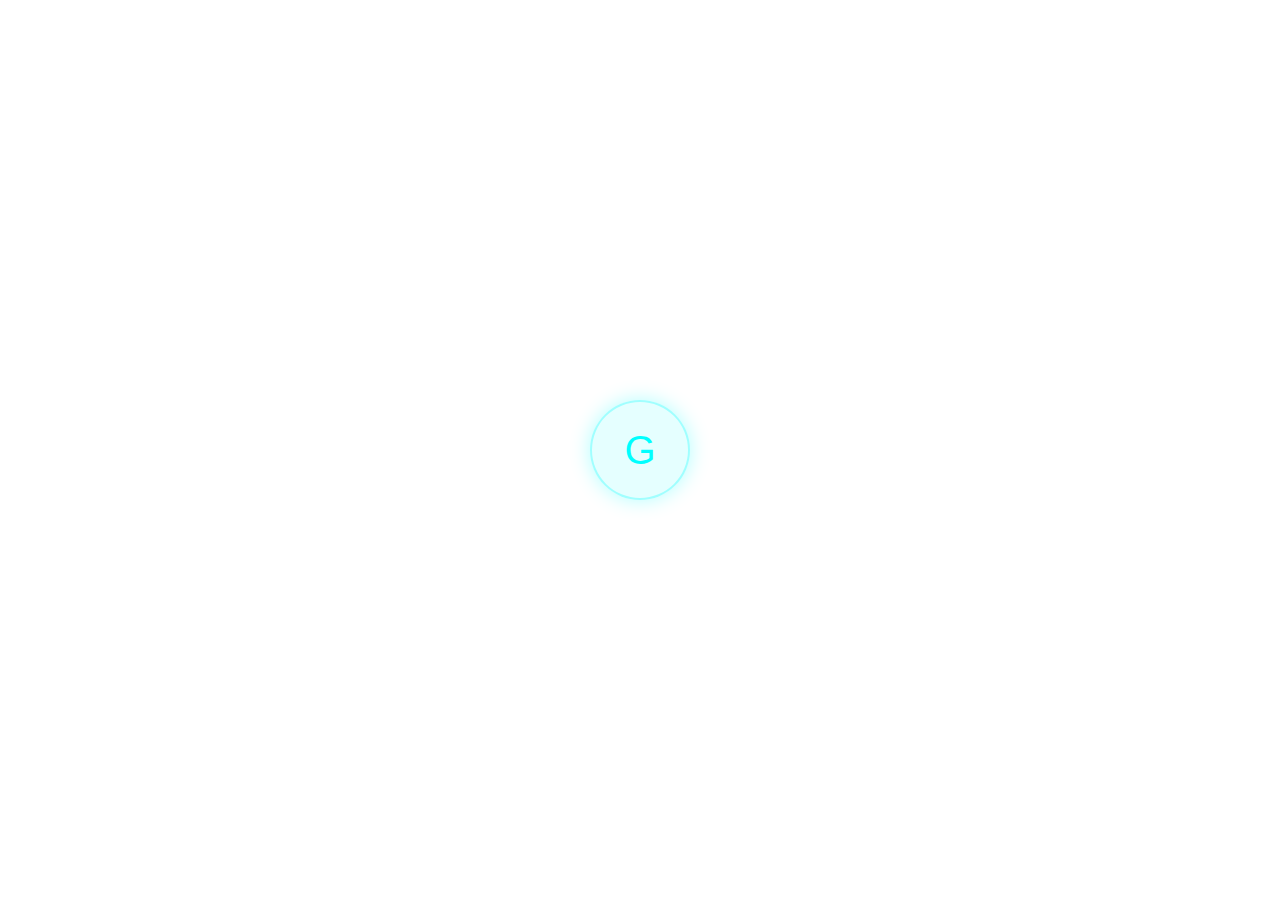
<file: g-menu/client/html/index.html>
<!DOCTYPE html>
<html lang="en">
<head>
  <meta charset="UTF-8">
  <meta name="viewport" content="width=device-width, initial-scale=1.0">
  <link rel="stylesheet" href="./style.css">
</head>
<body>
  <div id="ring-menu-container">
    <!-- Zentraler Button mit "G" oder Exit-Symbol -->
    <div class="center-button" id="centerButton">
        G
    </div>

    <!-- Der dicke Ring mit Segmenten -->
    <svg id="thick-ring" class="hidden" width="620px" height="620px" viewBox="0 0 620 620">
        <!-- Dokumente -->
        <g onclick="openSection('documents')" onmouseover="hoverSegment(this)" onmouseout="unhoverSegment(this)">
            <path d="M 310 10 A 300 300 0 0 1 522.1320343559643 97.8679656440357 L 451.4213562373095 168.57864376269052 A 200 200 0 0 0 310 110 z" fill="rgba(0, 255, 255, 0.1)"/>
            <text x="400" y="78" font-size="40" fill="white" text-anchor="middle" dominant-baseline="middle" class="icon" style="font-family: 'Font Awesome 6 Free'; font-weight: 900;">&#xf15b;</text>
        </g>

        <!-- Interaktionen -->
        <g onclick="openSection('interactions')" onmouseover="hoverSegment(this)" onmouseout="unhoverSegment(this)">
            <path d="M 522.1320343559643 97.8679656440357 A 300 300 0 0 1 610 310 L 510 310 A 200 200 0 0 0 451.4213562373095 168.57864376269052 z" fill="rgba(0, 255, 255, 0.1)"/>
            <text x="545" y="220" font-size="40" fill="white" text-anchor="middle" dominant-baseline="middle" class="icon" style="font-family: 'Font Awesome 6 Free'; font-weight: 900;">&#xf2b5;</text>
        </g>

        <!-- Familie -->
        <g onclick="openSection('family')" onmouseover="hoverSegment(this)" onmouseout="unhoverSegment(this)">
            <path d="M 610 310 A 300 300 0 0 1 522.1320343559643 522.1320343559643 L 451.4213562373095 451.4213562373095 A 200 200 0 0 0 510 310 z" fill="rgba(0, 255, 255, 0.1)"/>
            <text x="540" y="400" font-size="40" fill="white" text-anchor="middle" dominant-baseline="middle" class="icon" style="font-family: 'Font Awesome 6 Free'; font-weight: 900;">&#xf500;</text>
        </g>

        <!-- Stummschalten -->
        <g onclick="toggleMute()" onclick"toggleMute()"" onmouseover="hoverSegment(this)" onmouseout="unhoverSegment(this)">
            <path d="M 522.1320343559643 522.1320343559643 A 300 300 0 0 1 310 610 L 310 510 A 200 200 0 0 0 451.4213562373095 451.4213562373095 z" fill="rgba(0, 255, 255, 0.1)"/>
            <text x="413" y="547" font-size="40" fill="white" text-anchor="middle" dominant-baseline="middle" class="icon" style="font-family: 'Font Awesome 6 Free'; font-weight: 900;">&#xf6a9;</text>
        </g>

        <!-- Einstellungen -->
        <g onclick="openSection('settings')" onmouseover="hoverSegment(this)" onmouseout="unhoverSegment(this)">
            <path d="M 310 610 A 300 300 0 0 1 97.86796564403576 522.1320343559643 L 168.57864376269052 451.4213562373095 A 200 200 0 0 0 310 510 z" fill="rgba(0, 255, 255, 0.1)"/>
            <text x="213" y="545" font-size="40" fill="white" text-anchor="middle" dominant-baseline="middle" class="icon" style="font-family: 'Font Awesome 6 Free'; font-weight: 900;">&#xf013;</text>
        </g>

        <!-- Freunde -->
        <g onclick="openSection('friends')" onmouseover="hoverSegment(this)" onmouseout="unhoverSegment(this)">
            <path d="M 97.86796564403576 522.1320343559643 A 300 300 0 0 1 10 310 L 110 310 A 200 200 0 0 0 168.57864376269052 451.4213562373095 z" fill="rgba(0, 255, 255, 0.1)"/>
            <text x="82" y="405" font-size="40" fill="white" text-anchor="middle" dominant-baseline="middle" class="icon" style="font-family: 'Font Awesome 6 Free'; font-weight: 900;">&#xf500;</text>
        </g>

        <!-- Nachrichten -->
        <g onclick="openSection('messages')" onmouseover="hoverSegment(this)" onmouseout="unhoverSegment(this)">
            <path d="M 10 310 A 300 300 0 0 1 97.86796564403576 97.8679656440357 L 168.57864376269052 168.57864376269052 A 200 200 0 0 0 110 310 z" fill="rgba(0, 255, 255, 0.1)"/>
            <text x="72" y="223" font-size="40" fill="white" text-anchor="middle" dominant-baseline="middle" class="icon" style="font-family: 'Font Awesome 6 Free'; font-weight: 900;">&#xf0e0;</text>
        </g>

        <!-- Profil -->
        <g onclick="openSection('profile')" onmouseover="hoverSegment(this)" onmouseout="unhoverSegment(this)">
            <path d="M 97.86796564403576 97.8679656440357 A 300 300 0 0 1 310 10 L 310 110 A 200 200 0 0 0 168.57864376269052 168.57864376269052 z" fill="rgba(0, 255, 255, 0.1)"/>
            <text x="215" y="77" font-size="40" fill="white" text-anchor="middle" dominant-baseline="middle" class="icon" style="font-family: 'Font Awesome 6 Free'; font-weight: 900;">&#xf007;</text>
        </g>
        <g id="thick-ring" class="ring-menu" width="620px" height="620px" viewBox="0 0 620 620">
        <!-- Dokumente -->
        <g onclick="openDocumentRing()" onmouseover="hoverSegment(this)" onmouseout="unhoverSegment(this)">
                <path d="M 310 10 A 300 300 0 0 1 522.1320343559643 97.8679656440357 L 451.4213562373095 168.57864376269052 A 200 200 0 0 0 310 110 z" fill="rgba(0, 255, 255, 0.1)"/>
                <text x="400" y="78" font-size="40" fill="white" text-anchor="middle" dominant-baseline="middle" class="icon" style="font-family: 'Font Awesome 6 Free'; font-weight: 900;">&#xf15b;</text>
            </g>
            <!-- Weitere Segmente -->
    </svg>
</div>

<!-- Dokumente -->
<div id="documents" class="section hidden">
    <button class="back-btn" onclick="goBack()"><i class="fa-solid fa-arrow-left"></i></button>
    <h2>Dokumente</h2>
    <div class="grid-container">
        <button class="function-btn" onclick="showDocument('passport')">
            <i class="fa-solid fa-passport"></i>
            <span>Reisepass</span>
        </button>
        <button class="function-btn" onclick="showDocument('id')">
            <i class="fa-solid fa-id-card"></i>
            <span>Ausweis</span>
        </button>
        <button class="function-btn" onclick="showDocument('licenses')">
            <i class="fa-solid fa-id-badge"></i>
            <span>Lizenzen</span>
        </button>
    </div>
</div>

<!-- Interaktionen -->
<div id="interactions" class="section hidden">
    <button class="back-btn" onclick="goBack()"><i class="fa-solid fa-arrow-left"></i></button>
    <h2>Interaktionen</h2>
    <div class="grid-container">
        <button class="function-btn" onclick="performAction('give-money')">
            <i class="fa-solid fa-coins"></i>
            <span>Geld geben</span>
        </button>
        <button class="function-btn" onclick="performAction('sell')">
            <i class="fa-solid fa-tag"></i>
            <span>Verkaufen</span>
        </button>
        <button class="function-btn" onclick="performAction('trade')">
            <i class="fa-solid fa-exchange-alt"></i>
            <span>Tauschen</span>
        </button>
        <button class="function-btn" onclick="performAction('shake-hands')">
            <i class="fa-solid fa-handshake"></i>
            <span>Hände schütteln</span>
        </button>
        <button class="function-btn" onclick="performAction('heal')">
            <i class="fa-solid fa-heart"></i>
            <span>Heilen</span>
        </button>
    </div>
</div>

<!-- Familie -->
<div id="family" class="section hidden">
    <button class="back-btn" onclick="goBack()"><i class="fa-solid fa-arrow-left"></i></button>
    <h2>Familie</h2>
    <div class="grid-container">
        <button class="function-btn" onclick="performAction('invite')">
            <i class="fa-solid fa-user-plus"></i>
            <span>Einladen</span>
        </button>
        <button class="function-btn" onclick="performAction('dismiss')">
            <i class="fa-solid fa-user-minus"></i>
            <span>Entlassen</span>
        </button>
        <button class="function-btn" onclick="performAction('transfer-leadership')">
            <i class="fa-solid fa-crown"></i>
            <span>Führung übergeben</span>
        </button>
    </div>
</div>

<!-- Einstellungen -->
<div id="settings" class="section hidden">
    <button class="back-btn" onclick="goBack()"><i class="fa-solid fa-arrow-left"></i></button>
    <h2>Einstellungen</h2>
    <div class="grid-container">
        <button class="function-btn" onclick="performAction('change-language')">
            <i class="fa-solid fa-language"></i>
            <span>Sprache ändern</span>
        </button>
        <button class="function-btn" onclick="performAction('adjust-audio')">
            <i class="fa-solid fa-volume-high"></i>
            <span>Audio anpassen</span>
        </button>
    </div>
</div>

<!-- Freunde -->
<div id="friends" class="section hidden">
    <button class="back-btn" onclick="goBack()"><i class="fa-solid fa-arrow-left"></i></button>
    <h2>Freunde</h2>
    <div class="grid-container">
        <button class="function-btn" onclick="performAction('add-friend')">
            <i class="fa-solid fa-user-plus"></i>
            <span>Freund hinzufügen</span>
        </button>
        <button class="function-btn" onclick="performAction('remove-friend')">
            <i class="fa-solid fa-user-minus"></i>
            <span>Freund entfernen</span>
        </button>
    </div>
</div>

<!-- Nachrichten -->
<div id="messages" class="section hidden">
    <button class="back-btn" onclick="goBack()"><i class="fa-solid fa-arrow-left"></i></button>
    <h2>Nachrichten</h2>
    <div class="grid-container">
        <button class="function-btn" onclick="performAction('send-message')">
            <i class="fa-solid fa-paper-plane"></i>
            <span>Nachricht senden</span>
        </button>
        <button class="function-btn" onclick="performAction('read-messages')">
            <i class="fa-solid fa-envelope-open-text"></i>
            <span>Nachrichten lesen</span>
        </button>
    </div>
</div>

<!-- Profil -->
<div id="profile" class="section hidden">
    <button class="back-btn" onclick="goBack()"><i class="fa-solid fa-arrow-left"></i></button>
    <h2>Profil</h2>
    <div class="grid-container">
        <button class="function-btn" onclick="performAction('edit-profile')">
            <i class="fa-solid fa-pen-to-square"></i>
            <span>Profil bearbeiten</span>
        </button>
        <button class="function-btn" onclick="performAction('view-stats')">
            <i class="fa-solid fa-chart-line"></i>
            <span>Statistiken anzeigen</span>
        </button>
    </div>
</div>

<script src="script.js"></script>

</body>
</html>
</file>
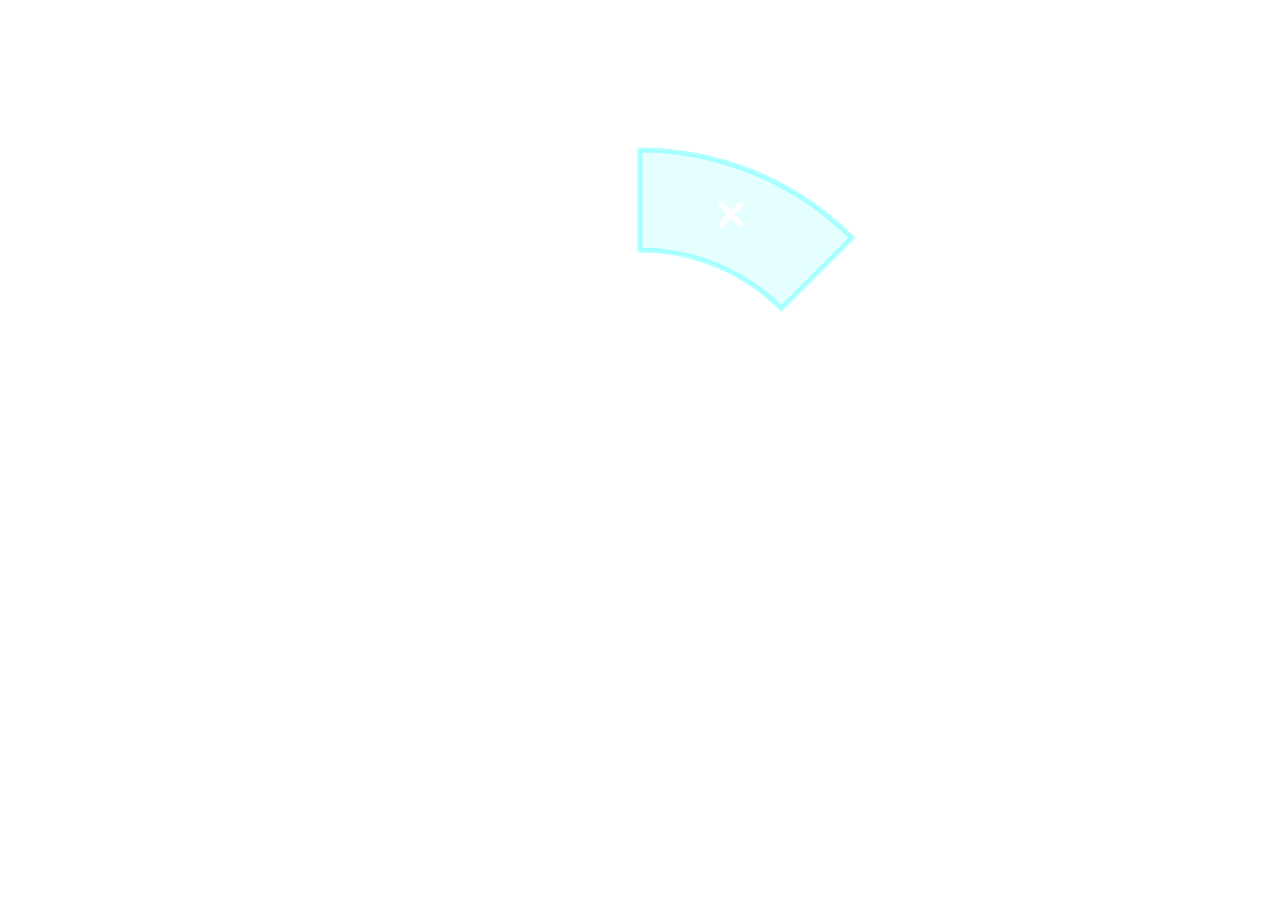
<file: g-menu/client/html/Dokumente/index.html>
<!DOCTYPE html>
<html lang="en">
<head>
  <meta charset="UTF-8">
  <meta name="viewport" content="width=device-width, initial-scale=1.0">
  <link rel="stylesheet" href="../style.css">
  <link rel="stylesheet" href="https://cdnjs.cloudflare.com/ajax/libs/font-awesome/6.0.0/css/all.min.css">
</head>
<body>
  <div id="ring-menu-container">
      <!-- Hier das neue Dokumentenmenü -->
      <svg id="document-ring" class="ring-menu" width="620px" height="620px" viewBox="0 0 620 620">
          <!-- Eigenen Dokumenten-Inhalt hinzufügen -->
          <g onclick="goBack()" onmouseover="hoverSegment(this)" onmouseout="unhoverSegment(this)">
              <path d="M 310 10 A 300 300 0 0 1 522.1320343559643 97.8679656440357 L 451.4213562373095 168.57864376269052 A 200 200 0 0 0 310 110 z" fill="rgba(0, 255, 255, 0.1)"/>
              <text x="400" y="78" font-size="40" fill="white" text-anchor="middle" dominant-baseline="middle" class="icon">&#xf00d;</text>
          </g>
          <!-- Weitere Segmente hier hinzufügen -->
      </svg>
  </div>
  <script src="../script.js"></script>
</body>
</html>
</file>
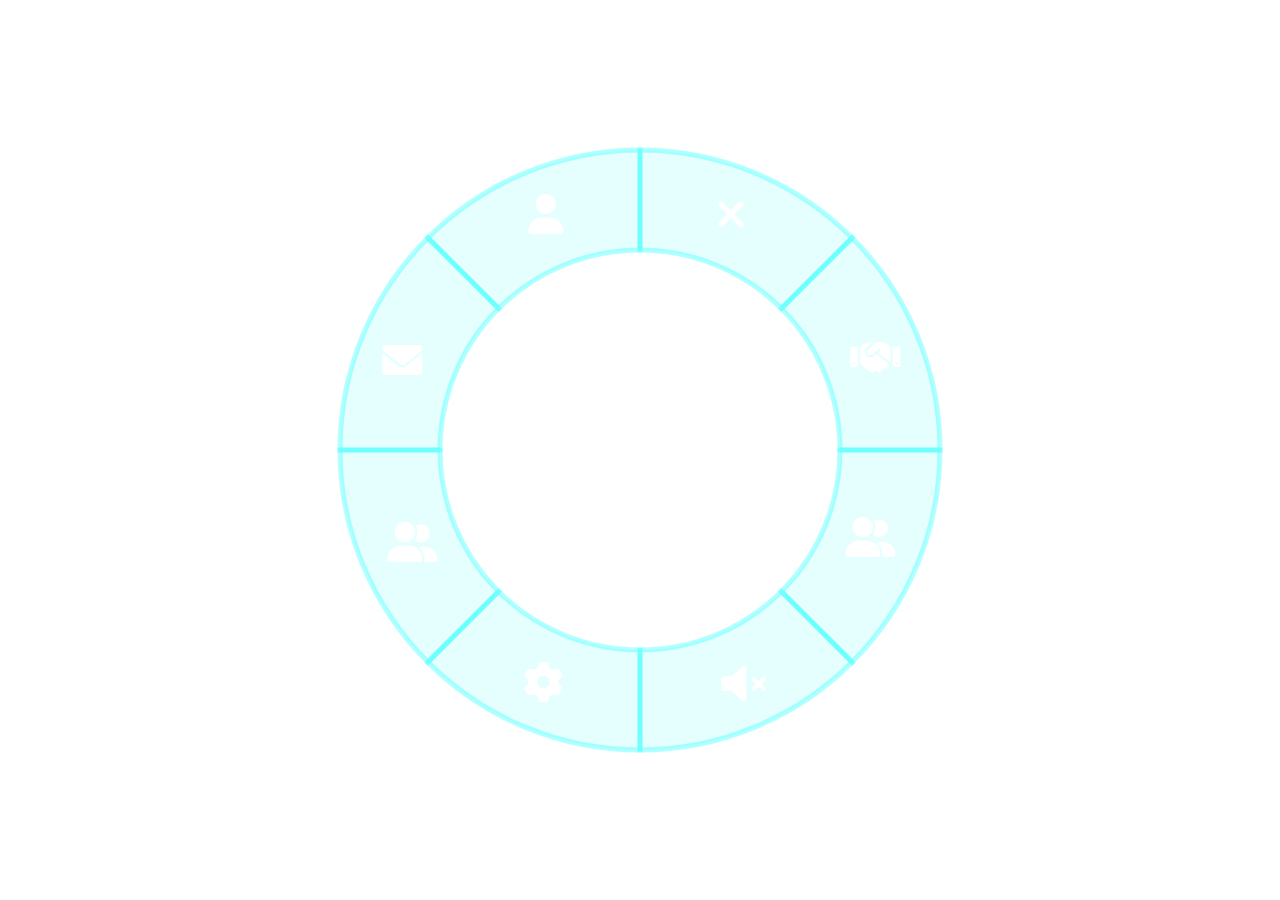
<file: g-menu/client/html/ring1/index.html>
<!DOCTYPE html>
<html lang="en">
<head>
  <meta charset="UTF-8">
  <meta name="viewport" content="width=device-width, initial-scale=1.0">
  <link rel="stylesheet" href="./style.css">
  <link rel="stylesheet" href="https://cdnjs.cloudflare.com/ajax/libs/font-awesome/6.0.0/css/all.min.css">
</head>
<body>
    <script>
        // Direkt nach dem öffnenden <body> Tag einfügen
        if('alt' in window) {
            alt.on('setLookingAtPlayer', (state) => {
                isLookingAtPlayer = state;
                
                // Optional: Visuelles Feedback wenn bereit zur Interaktion
                if(state) {
                    document.body.style.cursor = 'pointer';
                } else {
                    document.body.style.cursor = 'default';
                }
            });
        }
    </script>
        <script>
            if('alt' in window) {
                alt.on('setLookingAtPlayer', (state) => {
                    isLookingAtPlayer = state;
                    document.body.style.cursor = state ? 'pointer' : 'default';
                });
            }
        </script>
    <div id="ring-menu-container">
        <!-- Zentraler Button mit "G" oder Exit-Symbol -->

        <!-- Der dicke Ring mit Segmenten -->
        <svg id="thick-ring" class="hidden ring-menu" width="620px" height="620px" viewBox="0 0 620 620">
            <!-- Dokumente -->
            <g onclick="openSubRing()" onmouseover="hoverSegment(this)" onmouseout="unhoverSegment(this)">
                <path d="M 310 10 A 300 300 0 0 1 522.1320343559643 97.8679656440357 L 451.4213562373095 168.57864376269052 A 200 200 0 0 0 310 110 z" fill="rgba(0, 255, 255, 0.1)"/>
                <text x="400" y="78" font-size="40" fill="white" text-anchor="middle" dominant-baseline="middle" class="icon" style="font-family: 'Font Awesome 6 Free'; font-weight: 900;">&#xf15b;</text>
            </g>

            <!-- Interaktionen -->
            <g onclick="openSubRing()" onmouseover="hoverSegment(this)" onmouseout="unhoverSegment(this)">
                <path d="M 522.1320343559643 97.8679656440357 A 300 300 0 0 1 610 310 L 510 310 A 200 200 0 0 0 451.4213562373095 168.57864376269052 z" fill="rgba(0, 255, 255, 0.1)"/>
                <text x="545" y="220" font-size="40" fill="white" text-anchor="middle" dominant-baseline="middle" class="icon" style="font-family: 'Font Awesome 6 Free'; font-weight: 900;">&#xf2b5;</text>
            </g>

            <!-- Familie -->
            <g onclick="openSubRing()" onmouseover="hoverSegment(this)" onmouseout="unhoverSegment(this)">
                <path d="M 610 310 A 300 300 0 0 1 522.1320343559643 522.1320343559643 L 451.4213562373095 451.4213562373095 A 200 200 0 0 0 510 310 z" fill="rgba(0, 255, 255, 0.1)"/>
                <text x="540" y="400" font-size="40" fill="white" text-anchor="middle" dominant-baseline="middle" class="icon" style="font-family: 'Font Awesome 6 Free'; font-weight: 900;">&#xf500;</text>
            </g>

            <!-- Stummschalten -->
            <g onclick="toggleMute()" onmouseover="hoverSegment(this)" onmouseout="unhoverSegment(this)">
                <path d="M 522.1320343559643 522.1320343559643 A 300 300 0 0 1 310 610 L 310 510 A 200 200 0 0 0 451.4213562373095 451.4213562373095 z" fill="rgba(0, 255, 255, 0.1)"/>
                <text x="413" y="547" font-size="40" fill="white" text-anchor="middle" dominant-baseline="middle" class="icon" style="font-family: 'Font Awesome 6 Free'; font-weight: 900;">&#xf6a9;</text>
            </g>

            <!-- Einstellungen -->
            <g onclick="openSubRing()" onmouseover="hoverSegment(this)" onmouseout="unhoverSegment(this)">
                <path d="M 310 610 A 300 300 0 0 1 97.86796564403576 522.1320343559643 L 168.57864376269052 451.4213562373095 A 200 200 0 0 0 310 510 z" fill="rgba(0, 255, 255, 0.1)"/>
                <text x="213" y="545" font-size="40" fill="white" text-anchor="middle" dominant-baseline="middle" class="icon" style="font-family: 'Font Awesome 6 Free'; font-weight: 900;">&#xf013;</text>
            </g>

            <!-- Freunde -->
            <g onclick="openSubRing()" onmouseover="hoverSegment(this)" onmouseout="unhoverSegment(this)">
                <path d="M 97.86796564403576 522.1320343559643 A 300 300 0 0 1 10 310 L 110 310 A 200 200 0 0 0 168.57864376269052 451.4213562373095 z" fill="rgba(0, 255, 255, 0.1)"/>
                <text x="82" y="405" font-size="40" fill="white" text-anchor="middle" dominant-baseline="middle" class="icon" style="font-family: 'Font Awesome 6 Free'; font-weight: 900;">&#xf500;</text>
            </g>

            <!-- Nachrichten -->
            <g onclick="openSubRing()" onmouseover="hoverSegment(this)" onmouseout="unhoverSegment(this)">
                <path d="M 10 310 A 300 300 0 0 1 97.86796564403576 97.8679656440357 L 168.57864376269052 168.57864376269052 A 200 200 0 0 0 110 310 z" fill="rgba(0, 255, 255, 0.1)"/>
                <text x="72" y="223" font-size="40" fill="white" text-anchor="middle" dominant-baseline="middle" class="icon" style="font-family: 'Font Awesome 6 Free'; font-weight: 900;">&#xf0e0;</text>
            </g>

            <!-- Profil -->
            <g onclick="openSubRing()" onmouseover="hoverSegment(this)" onmouseout="unhoverSegment(this)">
                <path d="M 97.86796564403576 97.8679656440357 A 300 300 0 0 1 310 10 L 310 110 A 200 200 0 0 0 168.57864376269052 168.57864376269052 z" fill="rgba(0, 255, 255, 0.1)"/>
                <text x="215" y="77" font-size="40" fill="white" text-anchor="middle" dominant-baseline="middle" class="icon" style="font-family: 'Font Awesome 6 Free'; font-weight: 900;">&#xf007;</text>
            </g>
        </svg>

        <!-- Zweiter Ring mit denselben Segmenten wie der erste Ring -->
        <svg id="sub-ring" class="hidden ring-menu" width="620px" height="620px" viewBox="0 0 620 620">
            <!-- Dokumente -->
            <g onclick="goBack()" onmouseover="hoverSegment(this)" onmouseout="unhoverSegment(this)">
                <path d="M 310 10 A 300 300 0 0 1 522.1320343559643 97.8679656440357 L 451.4213562373095 168.57864376269052 A 200 200 0 0 0 310 110 z" fill="rgba(0, 255, 255, 0.1)"/>
                <text x="400" y="78" font-size="40" fill="white" text-anchor="middle" dominant-baseline="middle" class="icon">&#xf00d;</text>
            </g>

            <g onmouseover="hoverSegment(this)" onmouseout="unhoverSegment(this)">
                <path d="M 522.1320343559643 97.8679656440357 A 300 300 0 0 1 610 310 L 510 310 A 200 200 0 0 0 451.4213562373095 168.57864376269052 z" fill="rgba(0, 255, 255, 0.1)"/>
                <text x="545" y="220" font-size="40" fill="white" text-anchor="middle" dominant-baseline="middle" class="icon" style="font-family: 'Font Awesome 6 Free'; font-weight: 900;">&#xf2b5;</text>
            </g>

            <g onmouseover="hoverSegment(this)" onmouseout="unhoverSegment(this)">
                <path d="M 610 310 A 300 300 0 0 1 522.1320343559643 522.1320343559643 L 451.4213562373095 451.4213562373095 A 200 200 0 0 0 510 310 z" fill="rgba(0, 255, 255, 0.1)"/>
                <text x="540" y="400" font-size="40" fill="white" text-anchor="middle" dominant-baseline="middle" class="icon" style="font-family: 'Font Awesome 6 Free'; font-weight: 900;">&#xf500;</text>
            </g>

            <g onmouseover="hoverSegment(this)" onmouseout="unhoverSegment(this)">
                <path d="M 522.1320343559643 522.1320343559643 A 300 300 0 0 1 310 610 L 310 510 A 200 200 0 0 0 451.4213562373095 451.4213562373095 z" fill="rgba(0, 255, 255, 0.1)"/>
                <text x="413" y="547" font-size="40" fill="white" text-anchor="middle" dominant-baseline="middle" class="icon" style="font-family: 'Font Awesome 6 Free'; font-weight: 900;">&#xf6a9;</text>
            </g>

            <g onmouseover="hoverSegment(this)" onmouseout="unhoverSegment(this)">
                <path d="M 310 610 A 300 300 0 0 1 97.86796564403576 522.1320343559643 L 168.57864376269052 451.4213562373095 A 200 200 0 0 0 310 510 z" fill="rgba(0, 255, 255, 0.1)"/>
                <text x="213" y="545" font-size="40" fill="white" text-anchor="middle" dominant-baseline="middle" class="icon" style="font-family: 'Font Awesome 6 Free'; font-weight: 900;">&#xf013;</text>
            </g>

            <g onmouseover="hoverSegment(this)" onmouseout="unhoverSegment(this)">
                <path d="M 97.86796564403576 522.1320343559643 A 300 300 0 0 1 10 310 L 110 310 A 200 200 0 0 0 168.57864376269052 451.4213562373095 z" fill="rgba(0, 255, 255, 0.1)"/>
                <text x="82" y="405" font-size="40" fill="white" text-anchor="middle" dominant-baseline="middle" class="icon" style="font-family: 'Font Awesome 6 Free'; font-weight: 900;">&#xf500;</text>
            </g>

            <g onmouseover="hoverSegment(this)" onmouseout="unhoverSegment(this)">
                <path d="M 10 310 A 300 300 0 0 1 97.86796564403576 97.8679656440357 L 168.57864376269052 168.57864376269052 A 200 200 0 0 0 110 310 z" fill="rgba(0, 255, 255, 0.1)"/>
                <text x="72" y="223" font-size="40" fill="white" text-anchor="middle" dominant-baseline="middle" class="icon" style="font-family: 'Font Awesome 6 Free'; font-weight: 900;">&#xf0e0;</text>
            </g>

            <g onmouseover="hoverSegment(this)" onmouseout="unhoverSegment(this)">
                <path d="M 97.86796564403576 97.8679656440357 A 300 300 0 0 1 310 10 L 310 110 A 200 200 0 0 0 168.57864376269052 168.57864376269052 z" fill="rgba(0, 255, 255, 0.1)"/>
                <text x="215" y="77" font-size="40" fill="white" text-anchor="middle" dominant-baseline="middle" class="icon" style="font-family: 'Font Awesome 6 Free'; font-weight: 900;">&#xf007;</text>
            </g>
        </svg>
    </div>

    <script src="script.js"></script>
</body>
</html>
</file>
<file: g-menu/client/html/style.css>
* {
  margin: 0;
  padding: 0;
  box-sizing: border-box;
  font-family: "Poppins", sans-serif;
}

body {
  min-height: 100vh;
  display: flex;
  justify-content: center;
  align-items: center;
  /* background: linear-gradient(135deg, #1e1e2f, #2a2a40); */
  color: white;
  overflow: hidden;
}

#ring-menu-container {
  position: relative;
  width: 620px;
  height: 620px;
}

.center-button {
  position: absolute;
  top: 50%;
  left: 50%;
  transform: translate(-50%, -50%);
  width: 100px;
  height: 100px;
  background: rgba(0, 255, 255, 0.1);
  border: 2px solid rgba(0, 255, 255, 0.3);
  border-radius: 50%;
  display: flex;
  justify-content: center;
  align-items: center;
  color: #00ffff;
  font-size: 40px;
  cursor: pointer;
  transition: all 0.3s ease;
  box-shadow: 0 0 20px rgba(0, 255, 255, 0.3);
}

.center-button:hover {
  background: rgba(0, 255, 255, 0.2);
  box-shadow: 0 0 40px rgba(0, 255, 255, 0.8);
  transform: scale(1.1);
}

#thick-ring {
  position: absolute;
  top: 50%;
  left: 50%;
  transform: translate(-50%, -50%);
  opacity: 0;
  visibility: hidden;
  transition: opacity 0.5s ease-in-out, visibility 0.5s ease-in-out;
}

#thick-ring.hidden {
  opacity: 0;
  visibility: hidden;
}

#thick-ring.active {
  opacity: 1;
  visibility: visible;
}

svg {
  transform: rotate(0deg); /* Keine Rotation mehr */
}

svg > text {
  font-weight: 700;
  font-size: 1.5em;
  stroke: black;
}

svg text,
svg g text {
  transform: rotate(0deg); /* Keine Rotation mehr */
}

#thick-ring g {
  cursor: pointer;
  user-select: none;
}

#thick-ring text {
  pointer-events: none;
  font-weight: 700;
  font-size: 1.5em;
  stroke: black;
}

g path {
  stroke: rgba(0, 255, 255, 0.3);
  stroke-width: 5px;
  fill: rgba(0, 255, 255, 0.1);
  transition: all 0.3s ease;
}

g:hover path {
  fill: rgba(0, 255, 255, 0.3);
  stroke: rgba(0, 255, 255, 0.6);
}

/* Sicherstellen dass Text nicht verändert wird */
g text {
  fill: white !important;
  transition: none !important;
}

.section {
  position: absolute;
  top: 50%;
  left: 50%;
  transform: translate(-50%, -50%);
  width: 600px;
  height: auto;
  background: rgba(0, 255, 255, 0.1);
  border-radius: 20px;
  box-shadow: 0 0 40px rgba(0, 255, 255, 0.5);
  backdrop-filter: blur(10px);
  padding: 40px;
  display: none;
  flex-direction: column;
  gap: 20px;
}

.back-btn {
  background: rgba(0, 255, 255, 0.1);
  border: 2px solid rgba(0, 255, 255, 0.3);
  border-radius: 50%;
  width: 60px;
  height: 60px;
  display: flex;
  justify-content: center;
  align-items: center;
  color: #00ffff;
  font-size: 24px;
  cursor: pointer;
  transition: all 0.3s ease;
  align-self: flex-start;
}

.back-btn:hover {
  background: rgba(0, 255, 255, 0.2);
  box-shadow: 0 0 20px rgba(0, 255, 255, 0.8);
  transform: scale(1.1);
}

.grid-container {
  display: grid;
  grid-template-columns: repeat(3, 1fr);
  gap: 20px;
}

.function-btn {
  background: rgba(0, 255, 255, 0.1);
  border: 1px solid rgba(0, 255, 255, 0.3);
  border-radius: 10px;
  padding: 10px;
  display: flex;
  flex-direction: column;
  justify-content: center;
  align-items: center;
  color: #00ffff;
  font-size: 16px;
  cursor: pointer;
  transition: all 0.3s ease;
}

.function-btn:hover {
  background: rgba(0, 255, 255, 0.2);
  box-shadow: 0 0 10px rgba(0, 255, 255, 0.8);
  transform: scale(1.1);
}

.icon {
  font-family: "Font Awesome 6 Free";
  font-weight: 900;
}
</file>
<file: g-menu/client/html/ring1/style.css>
* {
  margin: 0;
  padding: 0;
  box-sizing: border-box;
  font-family: "Poppins", sans-serif;
}

body {
  min-height: 100vh;
  display: flex;
  justify-content: center;
  align-items: center;
  /* background: linear-gradient(135deg, #1e1e2f, #2a2a40); */
  color: white;
  overflow: hidden;
}

#ring-menu-container {
  position: relative;
  width: 620px;
  height: 620px;
}

.center-button {
  position: absolute;
  top: 50%;
  left: 50%;
  transform: translate(-50%, -50%);
  width: 100px;
  height: 100px;
  background: rgba(0, 255, 255, 0.1);
  border: 2px solid rgba(0, 255, 255, 0.3);
  border-radius: 50%;
  display: flex;
  justify-content: center;
  align-items: center;
  color: #00ffff;
  font-size: 40px;
  cursor: pointer;
  transition: all 0.3s ease;
  box-shadow: 0 0 20px rgba(0, 255, 255, 0.3);
}

.center-button:hover {
  background: rgba(0, 255, 255, 0.2);
  box-shadow: 0 0 40px rgba(0, 255, 255, 0.8);
  transform: scale(1.1);
}

#thick-ring {
  position: absolute;
  top: 50%;
  left: 50%;
  transform: translate(-50%, -50%);
  opacity: 0;
  visibility: hidden;
  transition: opacity 0.5s ease-in-out, visibility 0.5s ease-in-out;
}

#thick-ring.hidden {
  opacity: 0;
  visibility: hidden;
}

#thick-ring.active {
  opacity: 1;
  visibility: visible;
}

svg {
  transform: rotate(0deg);
}

svg > text {
  font-weight: 700;
  font-size: 1.5em;
  stroke: black;
}

svg text,
svg g text {
  transform: rotate(0deg);
}

#thick-ring g {
  cursor: pointer;
  user-select: none;
}

#thick-ring text {
  pointer-events: none;
  font-weight: 700;
  font-size: 1.5em;
  stroke: black;
}

g path {
  stroke: rgba(0, 255, 255, 0.3);
  stroke-width: 5px;
  fill: rgba(0, 255, 255, 0.1);
  transition: all 0.3s ease;
}

g:hover path {
  fill: rgba(0, 255, 255, 0.3);
  stroke: rgba(0, 255, 255, 0.6);
}

g text {
  fill: white !important;
  transition: none !important;
}

.section {
  position: absolute;
  top: 50%;
  left: 50%;
  transform: translate(-50%, -50%);
  width: 600px;
  height: auto;
  background: rgba(0, 255, 255, 0.1);
  border-radius: 20px;
  box-shadow: 0 0 40px rgba(0, 255, 255, 0.5);
  backdrop-filter: blur(10px);
  padding: 40px;
  display: none;
  flex-direction: column;
  gap: 20px;
}

.back-btn {
  background: rgba(0, 255, 255, 0.1);
  border: 2px solid rgba(0, 255, 255, 0.3);
  border-radius: 50%;
  width: 60px;
  height: 60px;
  display: flex;
  justify-content: center;
  align-items: center;
  color: #00ffff;
  font-size: 24px;
  cursor: pointer;
  transition: all 0.3s ease;
  align-self: flex-start;
}

.back-btn:hover {
  background: rgba(0, 255, 255, 0.2);
  box-shadow: 0 0 20px rgba(0, 255, 255, 0.8);
  transform: scale(1.1);
}

.grid-container {
  display: grid;
  grid-template-columns: repeat(3, 1fr);
  gap: 20px;
}

.function-btn {
  background: rgba(0, 255, 255, 0.1);
  border: 1px solid rgba(0, 255, 255, 0.3);
  border-radius: 10px;
  padding: 10px;
  display: flex;
  flex-direction: column;
  justify-content: center;
  align-items: center;
  color: #00ffff;
  font-size: 16px;
  cursor: pointer;
  transition: all 0.3s ease;
}

.function-btn:hover {
  background: rgba(0, 255, 255, 0.2);
  box-shadow: 0 0 10px rgba(0, 255, 255, 0.8);
  transform: scale(1.1);
}

.icon {
  font-family: "Font Awesome 6 Free";
  font-weight: 900;
}
</file>
